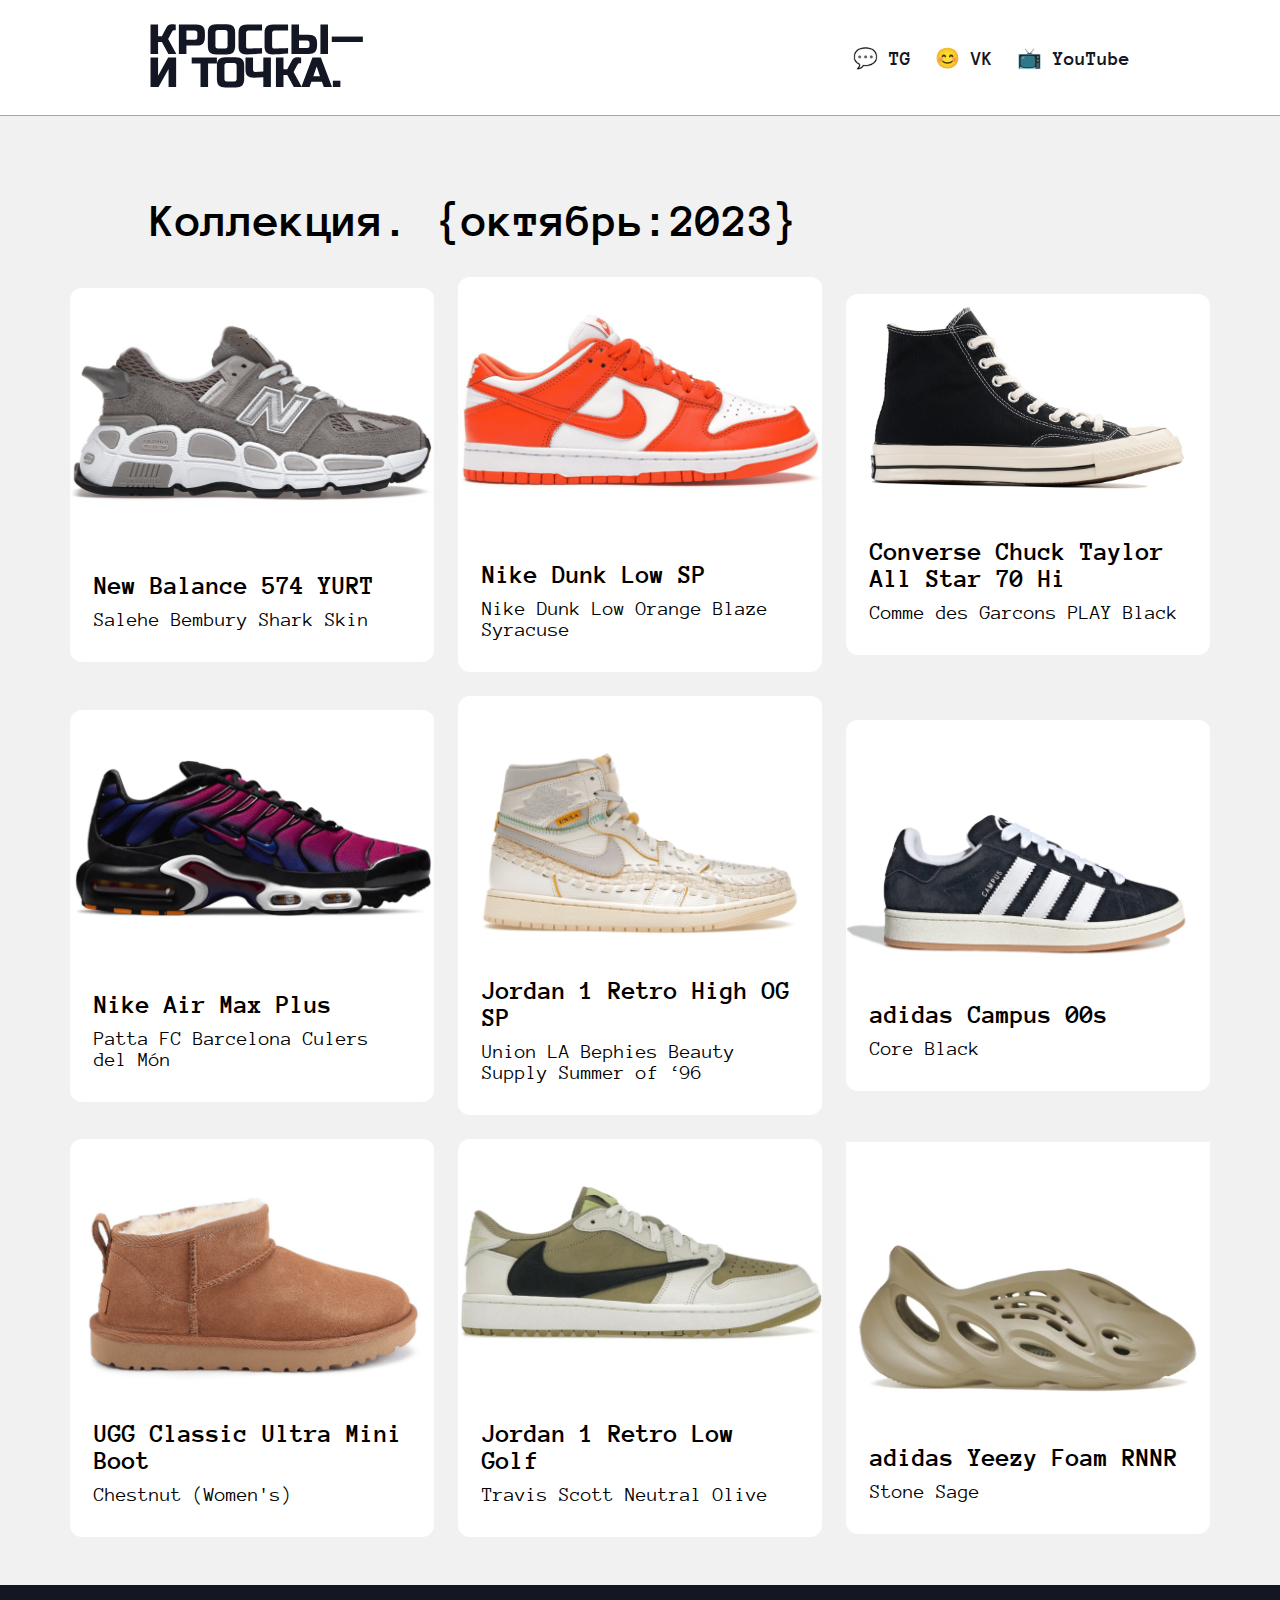
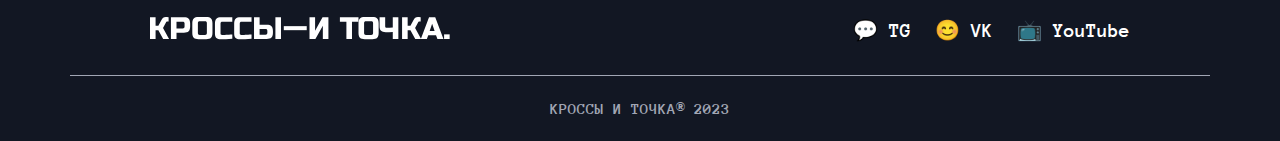
<file: yp-sneakers/index.html>
<!DOCTYPE html>
<html lang="en">

<head>
    <meta charset="UTF-8">
    <meta name="viewport" content="width=device-width, initial-scale=1.0">
    <title>Кроссы и точка</title>
    <link href="./style.css" rel="stylesheet" />
</head>

<body>
    <main>
        <header>
            <div class="header-container">
                <a href="/" class="logo-link">
                    <img alt="Кроссы и точка" src="./images/logo.svg" />
                </a>
                <nav>
                    <ul class="nav-list">
                        <li class="nav-item">
                            <a href="/" class="nav-link">💬 TG</a>
                        </li>
                        <li class="nav-item">
                            <a href="/" class="nav-link">😊 VK</a>
                        </li>
                        <li class="nav-item">
                            <a href="/" class="nav-link">📺 YouTube</a>
                        </li>
                    </ul>
                </nav>
            </div>
        </header>

        <div class="content">
            <h1 class="content__title">Коллекция. {октябрь:2023}</h1>
            <div class="sneakers">
                <div class="sneaker">
                    <a class="card-link" href="New Balance 574 YURT.html">
                        <img alt="New Balance 574 YURT" src="./images/6.png" class="sneaker-image" />
                        <div class="sneaker-info">
                            <h3>New Balance 574 YURT</h3>
                            <p>Salehe Bembury Shark Skin</p>
                        </div>
                    </a>
                </div>
                <div class="sneaker">
                    <a class="card-link" href="Nike Dunk Low SP.html">
                        <img alt="Nike Dunk Low SP" src="./images/7.png" class="sneaker-image" />
                        <div class="sneaker-info">
                            <h3>Nike Dunk Low SP</h3>
                            <p>Nike Dunk Low Orange Blaze Syracuse</p>
                        </div>
                    </a>
                </div>
                <div class="sneaker">
                    <a class="card-link" href="Converse Chuck Taylor All Star 70 Hi.html">
                        <img alt="Converse Chuck Taylor All Star 70 Hi" src="images/sneaker-big__img.png" class="sneaker-image" />
                        <div class="sneaker-info">
                            <h3>Converse Chuck Taylor All Star 70 Hi</h3>
                            <p>Comme des Garcons PLAY Black</p>
                        </div>
                    </a>
                </div>
                <div class="sneaker">
                    <img alt="Nike Air Max Plus" src="./images/1.png" class="sneaker-image" />
                    <div class="sneaker-info">
                        <h3>Nike Air Max Plus</h3>
                        <p>Patta FC Barcelona Culers del Món</p>
                    </div>

                </div>

                <div class="sneaker">
                    <img alt="Jordan 1 Retro High OG SP" src="./images/2.png" class="sneaker-image" />
                    <div class="sneaker-info">
                        <h3>Jordan 1 Retro High OG SP</h3>
                        <p>Union LA Bephies Beauty Supply Summer of ‘96</p>
                    </div>
                </div>
                <div class="sneaker">
                    <img alt="adidas Campus 00s" src="./images/3.png" class="sneaker-image" />
                    <div class="sneaker-info">
                        <h3>adidas Campus 00s</h3>
                        <p>Core Black</p>
                    </div>
                </div>

                <div class="sneaker">
                    <img alt="UGG Classic Ultra Mini Boot" src="./images/5.png" class="sneaker-image" />
                    <div class="sneaker-info">
                        <h3>UGG Classic Ultra Mini Boot</h3>
                        <p>Chestnut (Women's)</p>
                    </div>
                </div>


                <div class="sneaker">
                    <img alt="Jordan 1 Retro Low Golf" src="./images/8.png" class="sneaker-image" />
                    <div class="sneaker-info">
                        <h3>Jordan 1 Retro Low Golf</h3>
                        <p>Travis Scott Neutral Olive</p>
                    </div>
                </div>
                <div class="sneaker">
                    <img alt="adidas Yeezy Foam RNNR" src="images/adidasYeezyFoamRNNR.png" class="sneaker-image" />
                    <div class="sneaker-info">
                        <h3>adidas Yeezy Foam RNNR</h3>
                        <p>Stone Sage</p>
                    </div>
                </div>

            </div>
        </div>

        <footer>
            <div class="footer-content">
                <a class="footer__logo-link" href="/">
                    <img alt="Кроссы и точка" src="./images/logo_footer.svg" class="footer__logo-image" />
                </a>
                <nav>
                    <ul class="nav-list">
                        <li class="nav-item">
                            <a href="/" class="nav-link">💬 TG</a>
                        </li>
                        <li class="nav-item">
                            <a href="/" class="nav-link">😊 VK</a>
                        </li>
                        <li class="nav-item">
                            <a href="/" class="nav-link">📺 YouTube</a>
                        </li>
                    </ul>
                </nav>

            </div>
            <div class="copyright">
                <p class="copyright-text">КРОССЫ И ТОЧКА® 2023</p>
            </div>
        </footer>
    </main>
</body>

</html>
</file>
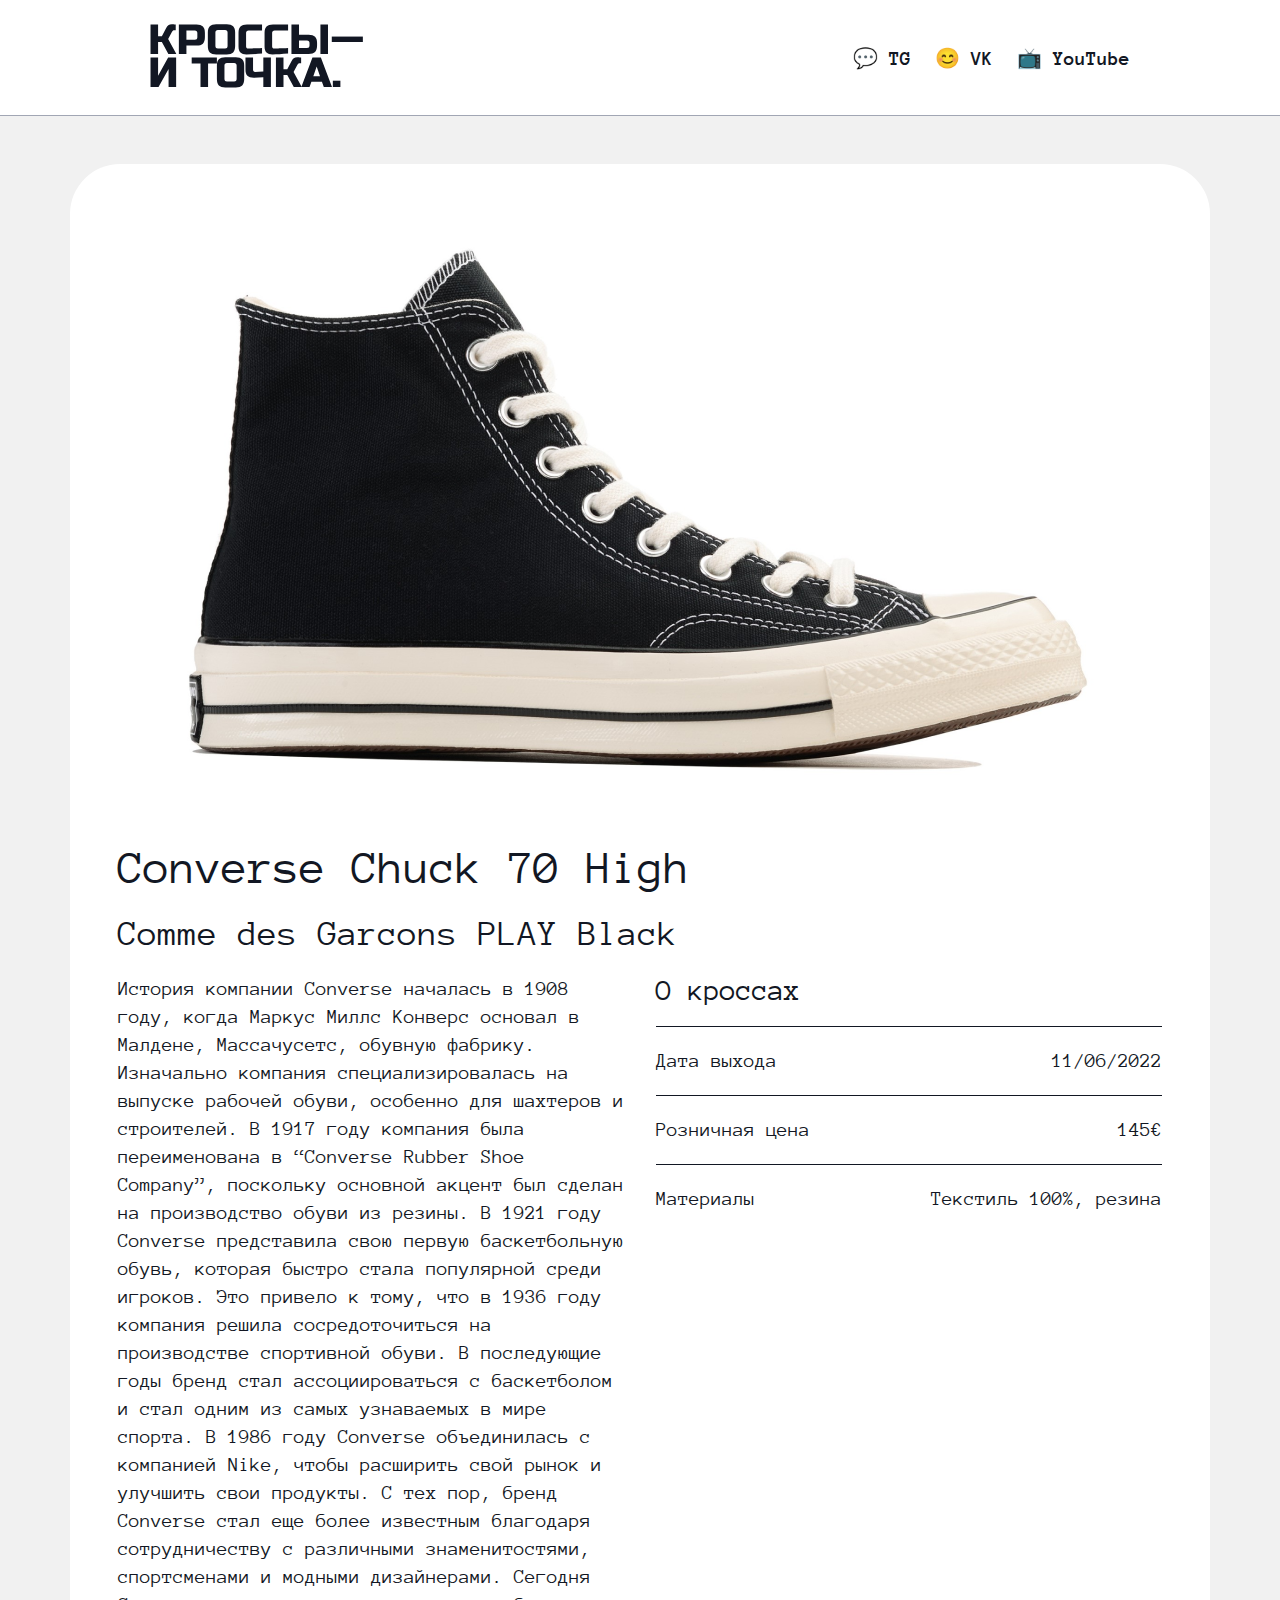
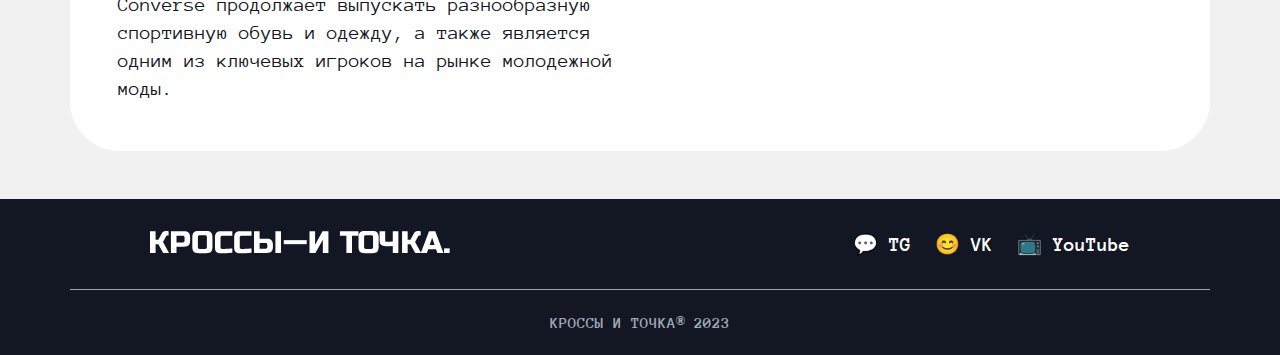
<file: yp-sneakers/Converse Chuck Taylor All Star 70 Hi.html>
<!DOCTYPE html>
<html lang="en">

<head>
    <meta charset="UTF-8">
    <meta name="viewport" content="width=device-width, initial-scale=1.0">
    <title>Кроссы и точка</title>
    <link href="./style.css" rel="stylesheet" />
</head>

<body>
    <main>
        <header>
            <div class="header-container">
                <a href="/" class="logo-link">
                    <img alt="Кроссы и точка" src="./images/logo.svg" />
                </a>
                <nav>
                    <ul class="nav-list">
                        <li class="nav-item">
                            <a href="/" class="nav-link">💬 TG</a>
                        </li>
                        <li class="nav-item">
                            <a href="/" class="nav-link">😊 VK</a>
                        </li>
                        <li class="nav-item">
                            <a href="/" class="nav-link">📺 YouTube</a>
                        </li>
                    </ul>
                </nav>
            </div>
        </header>



        <div class="sneaker-big">
            <img class="sneaker-big-img" src="images/sneaker-big__img.png" />
            <div class="div">
                <div class="sneaker-big-title">Converse Chuck 70 High</div>
                <p class="sneaker-big-subtitle">Comme des Garcons PLAY Black</p>
                <div class="div-2">
                    <p class="sneaker-big-text">
                        История компании Converse началась в 1908 году, когда Маркус Миллс Конверс основал в Малдене, Массачусетс, обувную фабрику. Изначально компания специализировалась на выпуске рабочей обуви, особенно для шахтеров и строителей. В 1917 году компания была переименована в “Converse Rubber Shoe Company”, поскольку основной акцент был сделан на производство обуви из резины.

В 1921 году Converse представила свою первую баскетбольную обувь, которая быстро стала популярной среди игроков. Это привело к тому, что в 1936 году компания решила сосредоточиться на производстве спортивной обуви. В последующие годы бренд стал ассоциироваться с баскетболом и стал одним из самых узнаваемых в мире спорта.

В 1986 году Converse объединилась с компанией Nike, чтобы расширить свой рынок и улучшить свои продукты. С тех пор, бренд Converse стал еще более известным благодаря сотрудничеству с различными знаменитостями, спортсменами и модными дизайнерами. Сегодня Converse продолжает выпускать разнообразную спортивную обувь и одежду, а также является одним из ключевых игроков на рынке молодежной моды.</p>
                    <div class="div-3">
                        <div class="div-4">
                            <div class="text-wrapper">О кроссах</div>
                            <div class="div-5"></div>
                        </div>
                        <div class="div">
                            <div class="div-6">
                                <div class="text-wrapper-2">Дата выхода</div>
                                <div class="text-wrapper-3">11/06/2022</div>
                            </div>
                            <div class="div-5"></div>
                        </div>
                        <div class="div">
                            <div class="div-6">
                                <div class="text-wrapper-2">Розничная цена</div>
                                <div class="text-wrapper-3">145€</div>
                            </div>
                            <div class="div-5"></div>
                        </div>
                        <div class="div-6">
                            <div class="text-wrapper-2">Материалы</div>
                            <div class="text-wrapper-3">Текстиль 100%, резина</div>
                        </div>
                    </div>
                </div>
            </div>
        </div>
        <footer>
            <div class="footer-content">
                <a class="footer__logo-link" href="/">
                    <img alt="Кроссы и точка" src="./images/logo_footer.svg" class="footer__logo-image" />
                </a>
                <nav>
                    <ul class="nav-list">
                        <li class="nav-item">
                            <a href="/" class="nav-link">💬 TG</a>
                        </li>
                        <li class="nav-item">
                            <a href="/" class="nav-link">😊 VK</a>
                        </li>
                        <li class="nav-item">
                            <a href="/" class="nav-link">📺 YouTube</a>
                        </li>
                    </ul>
                </nav>
            </div>

            <div class="copyright">
                <p class="copyright-text">КРОССЫ И ТОЧКА® 2023</p>
            </div>
        </footer>
    </main> 
</body>

</html>
</file>
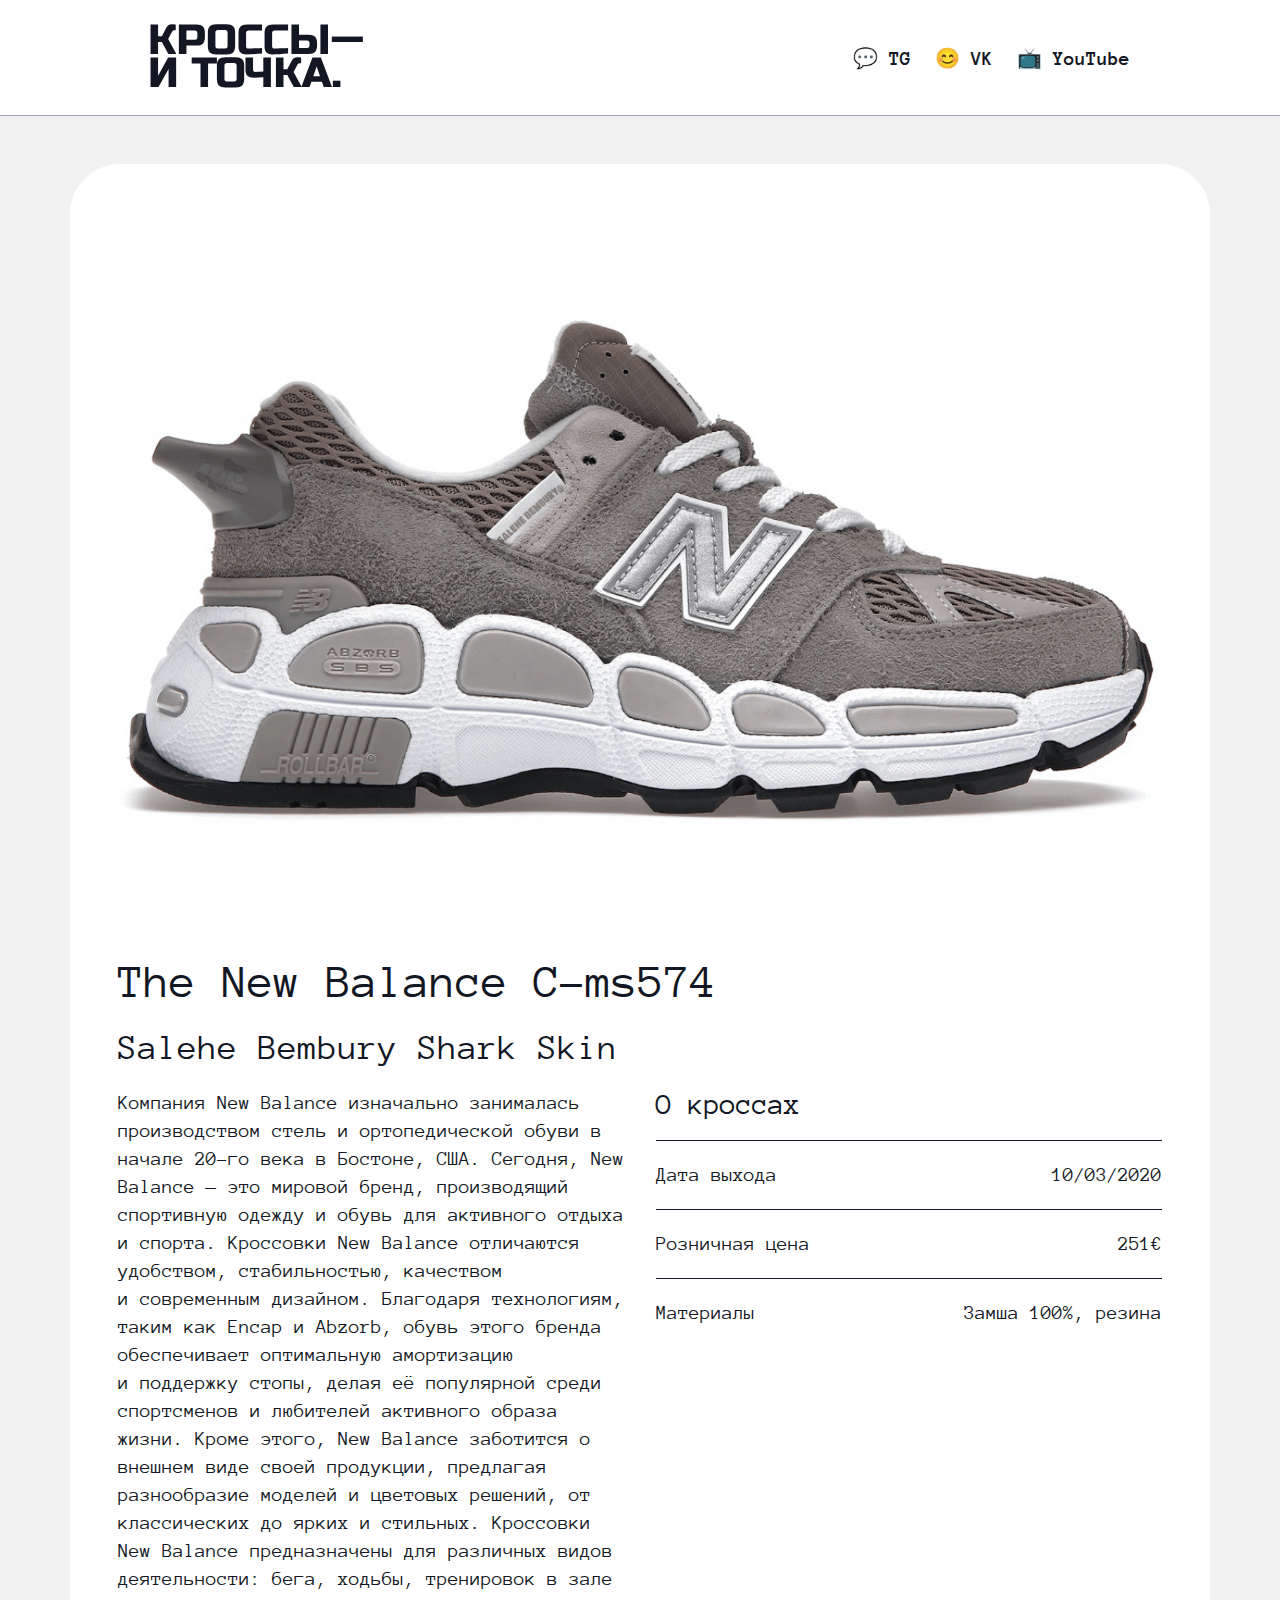
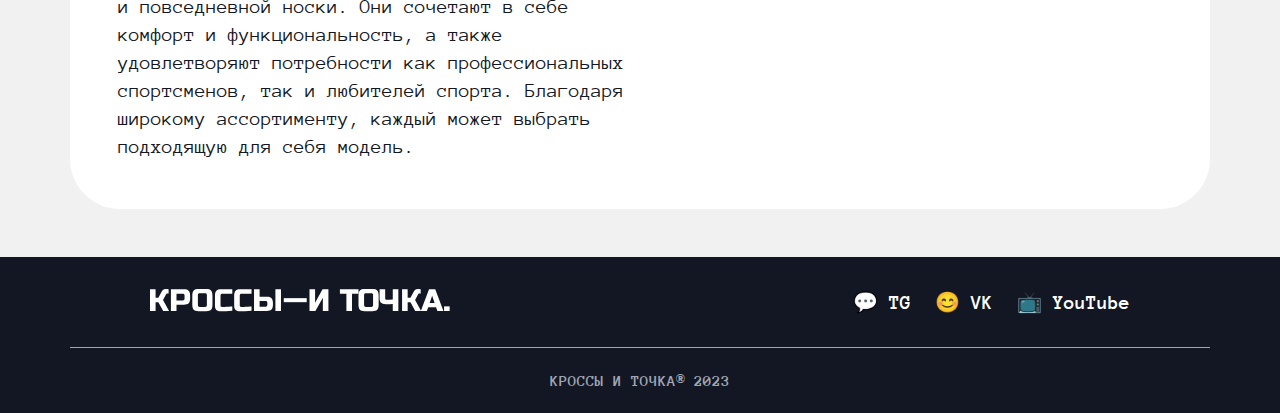
<file: yp-sneakers/New Balance 574 YURT.html>
<!DOCTYPE html>
<html lang="en">

<head>
    <meta charset="UTF-8">
    <meta name="viewport" content="width=device-width, initial-scale=1.0">
    <title>Кроссы и точка</title>
    <link href="./style.css" rel="stylesheet" />
</head>

<body>
    <main>
        <header>
            <div class="header-container">
                <a href="/" class="logo-link">
                    <img alt="Кроссы и точка" src="./images/logo.svg" />
                </a>
                <nav>
                    <ul class="nav-list">
                        <li class="nav-item">
                            <a href="/" class="nav-link">💬 TG</a>
                        </li>
                        <li class="nav-item">
                            <a href="/" class="nav-link">😊 VK</a>
                        </li>
                        <li class="nav-item">
                            <a href="/" class="nav-link">📺 YouTube</a>
                        </li>
                    </ul>
                </nav>
            </div>
        </header>



        <div class="sneaker-big">
            <img class="sneaker-big-img" src="images/6.png" />
            <div class="div">
                <div class="sneaker-big-title">The New Balance C-ms574</div>
                <p class="sneaker-big-subtitle">Salehe Bembury Shark Skin</p>
                <div class="div-2">
                    <p class="sneaker-big-text">
                        Компания New Balance изначально занималась производством стель и ортопедической обуви в начале
20-го века в Бостоне, США. Сегодня, New Balance — это мировой бренд, производящий спортивную одежду и обувь для активного отдыха и спорта. Кроссовки New Balance отличаются удобством, стабильностью, качеством и современным дизайном.

Благодаря технологиям, таким как Encap и Abzorb, обувь этого бренда обеспечивает оптимальную амортизацию и поддержку стопы, делая её популярной среди спортсменов и любителей активного образа жизни. Кроме этого, New Balance заботится о внешнем виде своей продукции, предлагая разнообразие моделей и цветовых решений, от классических до ярких и стильных.

Кроссовки New Balance предназначены для различных видов деятельности: бега, ходьбы, тренировок в зале и повседневной носки. Они сочетают в себе комфорт и функциональность, а также удовлетворяют потребности как профессиональных спортсменов, так и любителей спорта. Благодаря широкому ассортименту, каждый может выбрать подходящую для себя модель.
                    </p>
                    <div class="div-3">
                        <div class="div-4">
                            <div class="text-wrapper">О кроссах</div>
                            <div class="div-5"></div>
                        </div>
                        <div class="div">
                            <div class="div-6">
                                <div class="text-wrapper-2">Дата выхода</div>
                                <div class="text-wrapper-3">10/03/2020</div>
                            </div>
                            <div class="div-5"></div>
                        </div>
                        <div class="div">
                            <div class="div-6">
                                <div class="text-wrapper-2">Розничная цена</div>
                                <div class="text-wrapper-3">251€</div>
                            </div>
                            <div class="div-5"></div>
                        </div>
                        <div class="div-6">
                            <div class="text-wrapper-2">Материалы</div>
                            <div class="text-wrapper-3">Замша 100%, резина</div>
                        </div>
                    </div>
                </div>
            </div>
        </div>
        <footer>
            <div class="footer-content">
                <a class="footer__logo-link" href="/">
                    <img alt="Кроссы и точка" src="./images/logo_footer.svg" class="footer__logo-image" />
                </a>
                <nav>
                    <ul class="nav-list">
                        <li class="nav-item">
                            <a href="/" class="nav-link">💬 TG</a>
                        </li>
                        <li class="nav-item">
                            <a href="/" class="nav-link">😊 VK</a>
                        </li>
                        <li class="nav-item">
                            <a href="/" class="nav-link">📺 YouTube</a>
                        </li>
                    </ul>
                </nav>
            </div>

            <div class="copyright">
                <p class="copyright-text">КРОССЫ И ТОЧКА® 2023</p>
            </div>
        </footer>
    </main> 
</body>

</html>
</file>
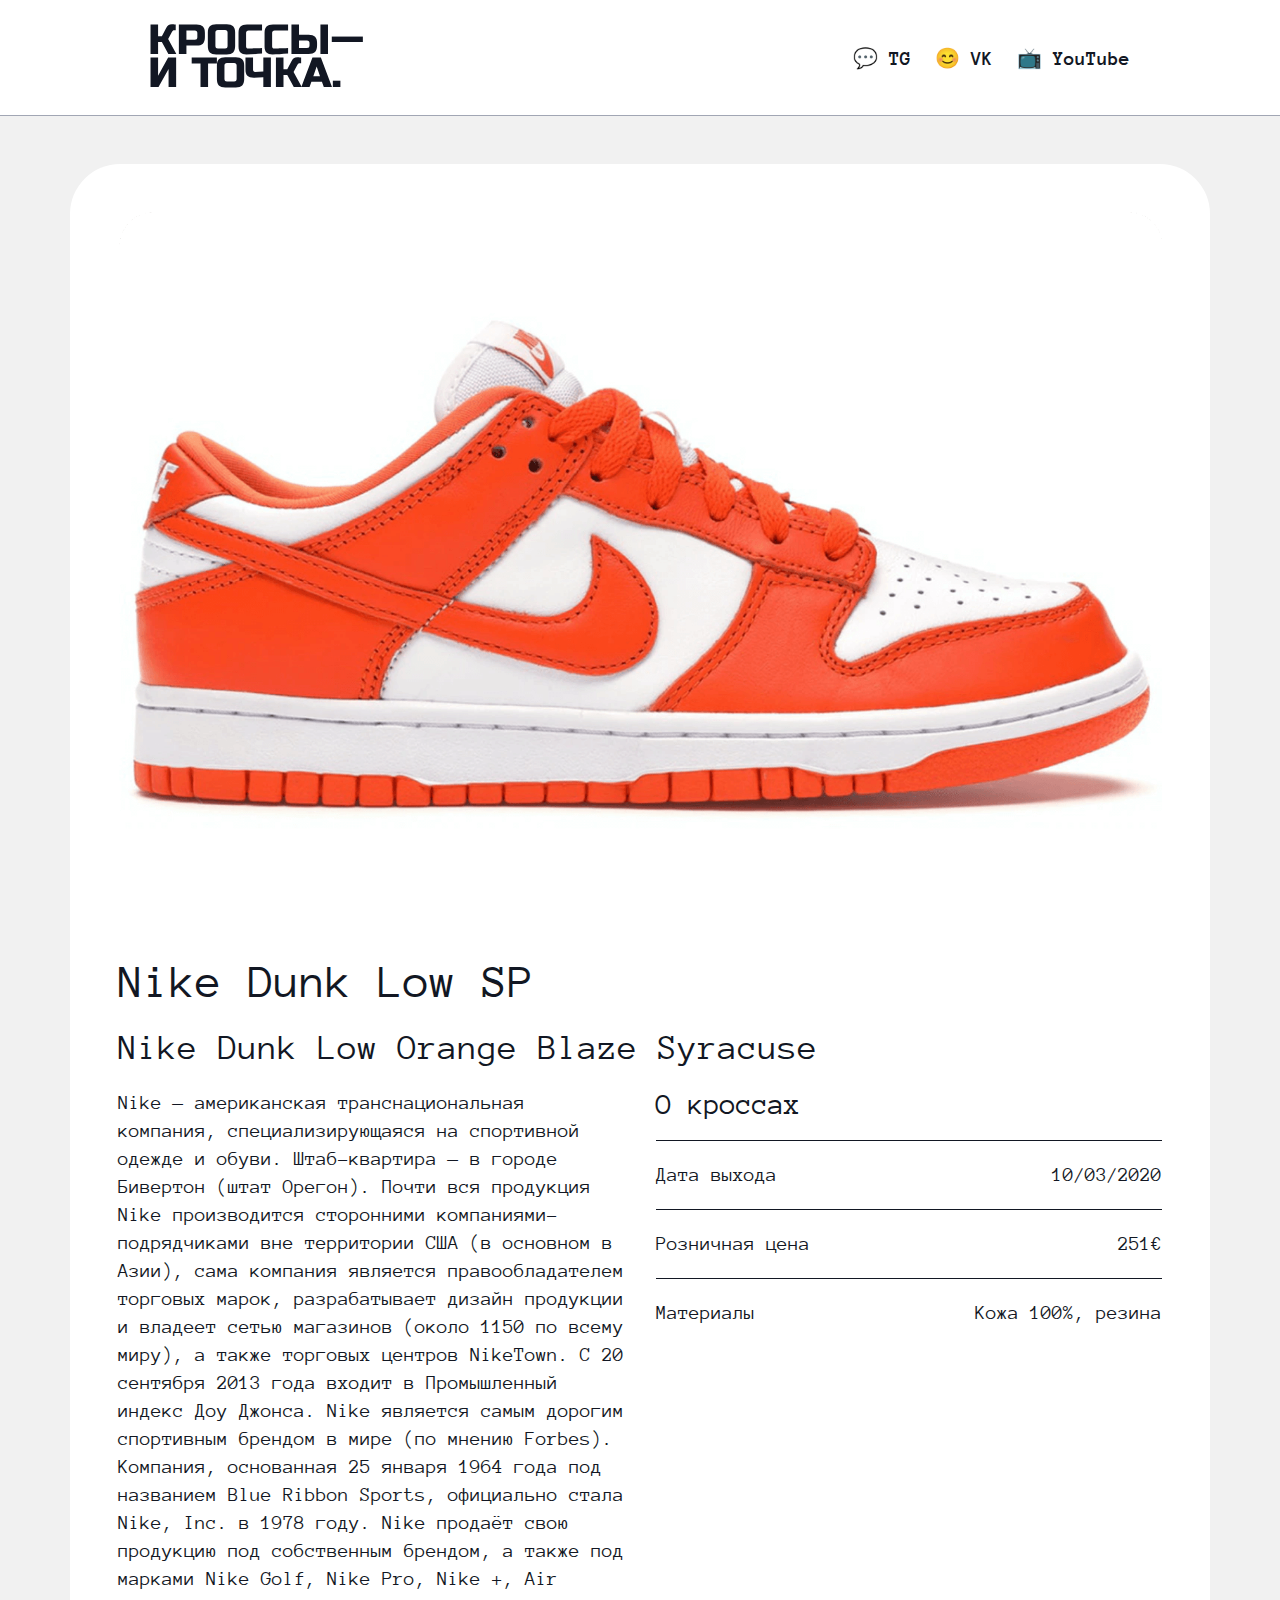
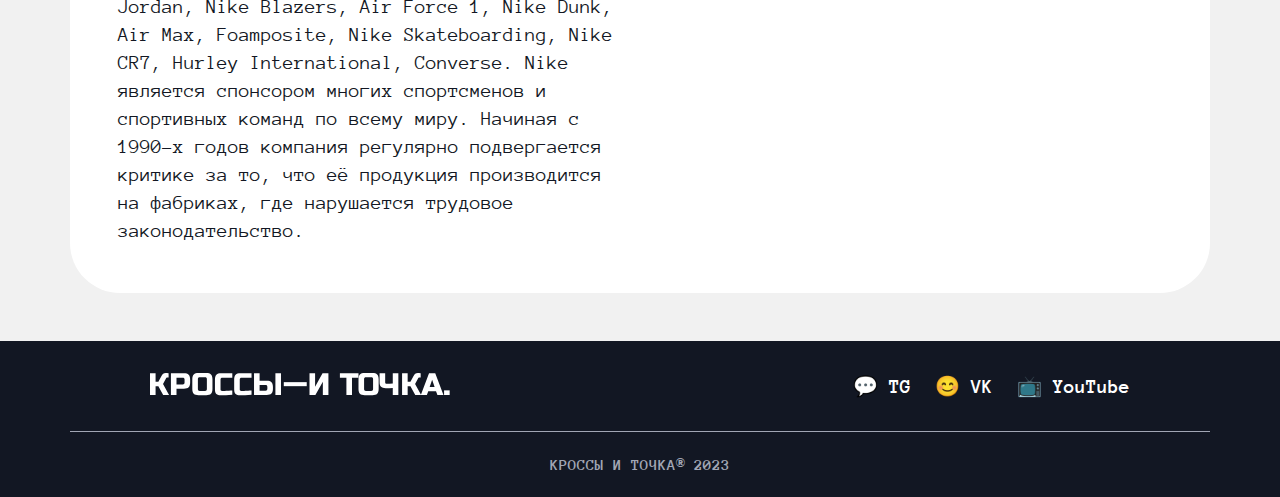
<file: yp-sneakers/Nike Dunk Low SP.html>
<!DOCTYPE html>
<html lang="en">

<head>
    <meta charset="UTF-8">
    <meta name="viewport" content="width=device-width, initial-scale=1.0">
    <title>Кроссы и точка</title>
    <link href="./style.css" rel="stylesheet" />
</head>

<body>
    <main>
        <header>
            <div class="header-container">
                <a href="/" class="logo-link">
                    <img alt="Кроссы и точка" src="./images/logo.svg" />
                </a>
                <nav>
                    <ul class="nav-list">
                        <li class="nav-item">
                            <a href="/" class="nav-link">💬 TG</a>
                        </li>
                        <li class="nav-item">
                            <a href="/" class="nav-link">😊 VK</a>
                        </li>
                        <li class="nav-item">
                            <a href="/" class="nav-link">📺 YouTube</a>
                        </li>
                    </ul>
                </nav>
            </div>
        </header>



        <div class="sneaker-big">
            <img class="sneaker-big-img" src="images/7.png" />
            <div class="div">
                <div class="sneaker-big-title">Nike Dunk Low SP</div>
                <p class="sneaker-big-subtitle">Nike Dunk Low Orange Blaze Syracuse</p>
                <div class="div-2">
                    <p class="sneaker-big-text">
                        Nike — американская транснациональная компания, специализирующаяся на спортивной одежде и обуви. Штаб-квартира — в городе Бивертон (штат Орегон).

Почти вся продукция Nike производится сторонними компаниями-подрядчиками вне территории США (в основном в Азии), сама компания является правообладателем торговых марок, разрабатывает дизайн продукции и владеет сетью магазинов (около 1150 по всему миру), а также торговых центров NikeTown. С 20 сентября 2013 года входит в Промышленный индекс Доу Джонса. Nike является самым дорогим спортивным брендом в мире (по мнению Forbes).

Компания, основанная 25 января 1964 года под названием Blue Ribbon Sports, официально стала Nike, Inc. в 1978 году. Nike продаёт свою продукцию под собственным брендом, а также под марками Nike Golf, Nike Pro, Nike +, Air Jordan, Nike Blazers, Air Force 1, Nike Dunk, Air Max, Foamposite, Nike Skateboarding, Nike CR7, Hurley International, Converse. Nike является спонсором многих спортсменов и спортивных команд по всему миру. Начиная с 1990-х годов компания регулярно подвергается критике за то, что её продукция производится на фабриках, где нарушается трудовое законодательство.
                    </p>
                    <div class="div-3">
                        <div class="div-4">
                            <div class="text-wrapper">О кроссах</div>
                            <div class="div-5"></div>
                        </div>
                        <div class="div">
                            <div class="div-6">
                                <div class="text-wrapper-2">Дата выхода</div>
                                <div class="text-wrapper-3">10/03/2020</div>
                            </div>
                            <div class="div-5"></div>
                        </div>
                        <div class="div">
                            <div class="div-6">
                                <div class="text-wrapper-2">Розничная цена</div>
                                <div class="text-wrapper-3">251€</div>
                            </div>
                            <div class="div-5"></div>
                        </div>
                        <div class="div-6">
                            <div class="text-wrapper-2">Материалы</div>
                            <div class="text-wrapper-3">Кожа 100%, резина</div>
                        </div>
                    </div>
                </div>
            </div>
        </div>
        <footer>
            <div class="footer-content">
                <a class="footer__logo-link" href="/">
                    <img alt="Кроссы и точка" src="./images/logo_footer.svg" class="footer__logo-image" />
                </a>
                <nav>
                    <ul class="nav-list">
                        <li class="nav-item">
                            <a href="/" class="nav-link">💬 TG</a>
                        </li>
                        <li class="nav-item">
                            <a href="/" class="nav-link">😊 VK</a>
                        </li>
                        <li class="nav-item">
                            <a href="/" class="nav-link">📺 YouTube</a>
                        </li>
                    </ul>
                </nav>
            </div>

            <div class="copyright">
                <p class="copyright-text">КРОССЫ И ТОЧКА® 2023</p>
            </div>
        </footer>
    </main> 
</body>

</html>
</file>
<file: yp-sneakers/style.css>
/* подключение локальный шрифтов на страницу */
@font-face {
    font-family: "Anonymous Pro";
    src: url(fonts/AnonymousPro-Regular.ttf);
    font-weight: 400;
    font-style: normal;
    display: swap;
}

@font-face {
    font-family: "Anonymous Pro";
    src: url(fonts/AnonymousPro-Bold.ttf);
    font-weight: 700;
    font-style: normal;
    display: swap;
}

* {
    box-sizing: border-box;
}

/* сброс стилей по умолчанию */
body,
h1,
h2,
h3,
p,
ul,
li {
    margin: 0;
}

ul {
    list-style: none;
    padding: 0;
}

a {
    text-decoration: none;
}

.html {
    overflow-x: hidden;
}

body {
    font-family: "Anonymous Pro", sans-serif;
    height: 100%;
    width: 100%;
    overflow-x: hidden;
    position: relative;
}

/* стили для главного контейнера */
main {
    width: 100%;
    display: flex;
    background: #F1F1F1;
    flex-direction: column;
    align-items: center;
    justify-content: center;
    gap: 48px;
    position: relative;
    margin: 0;

}

/* стили для хедера(шапки) сайта */
header {
    display: flex;
    flex-direction: row;
    align-items: center;
    justify-content: center;
    width: 100%;
    border-bottom: 1px solid #A1A6B4;
    background: white;
}

.header-container {
    display: flex;
    justify-content: space-between;
    width: 100%;
    padding: 0px 150px;
    margin: 24px 0 24px;
}

.logo-link {
    max-width: 215px;
}

/* стили для ссылок в хедере и футере */
nav {
    display: flex;
}

.nav-list {
    display: flex;
    align-items: center;
    width: 100%;
    gap: 24px;
}

.nav-item {
    display: inline;
}

.nav-link {
    color: #121723;
    font-size: 20px;
    font-weight: 700;
}

/* стили для  */
.content {
    margin-top: 32px;
    width: 100%;
}

.content__title {
    padding: 0px 150px;
    font-size: 48px;
    margin-bottom: 32px;
    text-align: start;
}

/* стили для контейнера кроссовок */
.sneakers {
    display: flex;
    flex-wrap: wrap;
    gap: 24px;
    align-items: center;
    justify-content: center;

}

/* стили для карточки кроссовок */
.sneaker {
    display: flex;
    flex-direction: column;
    align-items: center;
    max-width: 364px;
    height: 100%;
    border-radius: 12px;
    background: white;
    transition: 0.3s;
}

.sneaker:hover {
    box-shadow: 0px 4px 4px 0px #00000040;
    transition: box-shadow ease-in-out 300ms;
    transform: translateY(-10px);
    transition: transform 0.3s ease;

}


.sneaker-image {
    width: 100%;
}

.sneaker-info {
    display: flex;
    flex-direction: column;
    align-items: flex-start;
    gap: 10px;
    width: 100%;
    padding: 32px 24px;
}

h3 {
    font-size: 26px;
}

p {
    font-size: 20px;
}

footer {
    width: 100%;
    height: 100%;
    display: flex;
    flex-direction: column;
    align-items: center;
    background: #121723;
}

/* стили для футера */
.footer-content {
    display: flex;
    justify-content: space-between;
    width: 100%;
    margin-top: 32px;
    margin-bottom: 32px;
    padding: 0px 150px;
}

.footer__logo-link {
    max-width: 300px;
    width: 100%;
}

footer .nav-link {
    color: white;
}

.copyright {
    display: flex;
    align-items: center;
    justify-content: space-around;
    width: 100%;
    max-width: 1140px;
    border-top: 1px solid #A1A6B4;
}

.copyright-text {
    color: #A1A6B4;
    font-size: 16px;
    font-weight: 700;
    margin: 24px 0;
}

.sneaker-big {
    display: flex;
    flex-direction: column;
    width: 100%;
    max-width: 1140px;
    align-items: flex-start;
    gap: 32px;
    padding: 48px;
    position: relative;
    background-color: rgba(255, 255, 255, 1);
    border-radius: 50px;

}

.sneaker-big .sneaker-big-img {

    align-self: stretch;
    width: 100%;

}

.sneaker-big .div {
    display: flex;
    flex-direction: column;
    align-items: flex-start;
    gap: 24px;
    position: relative;
    align-self: stretch;
    width: 100%;
    flex: 0 0 auto;
}

.sneaker-big .sneaker-big-title {
    position: relative;
    font-family: "Anonymous Pro";
    font-weight: 400;
    color: rgba(18, 23, 35, 1);
    font-size: 48px;
    letter-spacing: 0;
    line-height: 48px;
}

.sneaker-big .sneaker-big-subtitle {
    position: relative;

    font-family: "Anonymous Pro";
    font-weight: 400;
    color: rgba(18, 23, 35, 1);
    font-size: 36px;
    letter-spacing: 0;
    line-height: 36px;
}

.sneaker-big .div-2 {
    display: flex;
    align-items: flex-start;
    gap: 32px;
    position: relative;
    align-self: stretch;
    width: 100%;
    flex: 0 0 auto;
}

.sneaker-big .sneaker-big-text {
    position: relative;
    flex: 1;
    margin-top: -1px;
    font-family: "Anonymous Pro";
    font-weight: 400;
    color: rgba(18, 23, 35, 1);
    font-size: 20px;
    letter-spacing: 0;
    line-height: 28px;
    font-family: "Anonymous Pro";
    font-weight: 400;

}

.sneaker-big .div-3 {
    display: flex;
    flex-direction: column;
    align-items: flex-start;
    gap: 24px;
    position: relative;
    flex: 1;
    flex-grow: 1;
}

.sneaker-big .div-4 {
    display: flex;
    flex-direction: column;
    align-items: flex-start;
    gap: 20px;
    position: relative;
    align-self: stretch;
    width: 100%;
    flex: 0 0 auto;
}

.sneaker-big .text-wrapper {
    position: relative;
    width: fit-content;
    margin-top: -1px;
    font-family: "Anonymous Pro";
    font-weight: 400;
    color: rgba(18, 23, 35, 1);
    font-size: 30px;
    letter-spacing: 0;
    line-height: normal;
    white-space: nowrap;
}

.sneaker-big .div-5 {
    position: relative;
    align-self: stretch;
    width: 100%;
    height: 1px;
    background-color: rgba(18, 23, 35, 1);
}

.sneaker-big .div-6 {
    display: flex;
    align-items: flex-start;
    justify-content: space-between;
    position: relative;
    align-self: stretch;
    width: 100%;
    flex: 0 0 auto;
}

.sneaker-big .text-wrapper-2 {
    position: relative;
    width: fit-content;
    margin-top: -1px;
    font-family: "Anonymous Pro";
    font-weight: 400;
    color: rgba(18, 23, 35, 1);
    font-size: 20px;
    letter-spacing: 0;
    line-height: normal;
    white-space: nowrap;
}

.sneaker-big .text-wrapper-3 {
    position: relative;
    width: fit-content;
    margin-top: -1px;
    font-family: "Anonymous Pro";
    font-weight: 400;
    color: rgba(18, 23, 35, 1);
    font-size: 20px;
    text-align: right;
    letter-spacing: 0;
    line-height: normal;
    white-space: nowrap;
}

.card-link {
    text-decoration: none;
    color: black;
}

@media screen and (max-width: 375px) {
    .header-container {
        padding: 0px 16px;
    }

    .body {
        width: 375px;
    }

    .sneakers {
        padding: 0px 16px;
        width: 100%;

    }

    .sneaker {
        width: 100%;
    }

    .content__title {
        font-family: Anonymous Pro;
        font-size: 32px;
        font-weight: 700;
        line-height: 32px;
        padding: 0px 24px;

    }

    .content {
        width: 100%;

    }

    .sneaker-big {

        width: 343px;
        border-radius: 12px;
        padding: 24px;
    }

    .sneaker-big .div-3 {
        position: relative;
        width: fit-content;
        margin-top: -1px;
        font-family: "Anonymous Pro";
        font-weight: 400;
        color: rgba(18, 23, 35, 1);
        font-size: 16px;
        text-align: right;
        letter-spacing: 0;
        line-height: normal;
        white-space: nowrap;

    }

    .sneaker-big .sneaker-big-text {
        font-family: "Anonymous Pro";
        font-weight: 400;
        font-size: 16px;
        line-height: 24px;
    }

    .sneaker-big .div-2 {
        flex-direction: column;
        gap: 32px;

    }

    .sneaker-big .sneaker-big-title {
        font-weight: 400;
        font-size: 32px;
        line-height: 32px;
        
    }

    .sneaker-big .sneaker-big-subtitle {
        
        font-family: "Anonymous Pro";
        font-size: 20px;
        font-weight: 400;
        line-height: 20px;
        letter-spacing: 0em;
        text-align: left;

    }

    .sneaker-big .text-wrapper {
        font-family: "Anonymous Pro";
        font-size: 24px;
        font-weight: 400;
        line-height: 24px;
        letter-spacing: 0em;
        text-align: left;

    }

    .sneaker-big .div-3 {
        width: 295px;

    }

    .sneaker-big .text-wrapper-2 {
        font-family: "Anonymous Pro";
        font-size: 16px;
        font-weight: 400;
        line-height: 16px;
        letter-spacing: 0em;
        text-align: left;

    }

    .sneaker-big .text-wrapper-3 {
        font-family: "Anonymous Pro";
        font-size: 16px;
        font-weight: 400;
        line-height: 16px;
        letter-spacing: 0em;

    }

    .header-container {
        flex-direction: column;
        align-items: center;
        gap: 24px;
    }

    .footer-content {
        flex-direction: column;
        align-items: center;
        gap: 24px;
        padding: 0px 16px;
    }
}

@media screen and (max-width: 580px) {

    .header-container {
        padding: 0px 16px;
    }

    .body {
        width: 375px;
    }

    .sneakers {

        width: 100%;
        padding: 0px 16px;
    }

    .sneaker {
        width: 100%;
    }

    .content__title {
        font-family: Anonymous Pro;
        font-size: 32px;
        font-weight: 700;
        line-height: 32px;
        padding: 0px 16px;

    }

    .content {
        width: 100%;

    }

    .sneaker-big {

        width: 343px;
        border-radius: 12px;
        padding: 24px;
    }

    .sneaker-big .div-3 {
        position: relative;
        width: fit-content;
        margin-top: -1px;
        font-family: "Anonymous Pro";
        font-weight: 400;
        color: rgba(18, 23, 35, 1);
        font-size: 16px;
        text-align: right;
        letter-spacing: 0;
        line-height: normal;
        white-space: nowrap;

    }

    .sneaker-big .sneaker-big-text {
        font-weight: 400;
        font-size: 16px;
        line-height: 24px;
    }

    .sneaker-big .div-2 {
        flex-direction: column;
        gap: 32px;

    }

    .sneaker-big .sneaker-big-title {
        font-weight: 400;
        font-size: 32px;
        line-height: 32px;
    }

    .sneaker-big-subtitle {
        font-weight: 20px;
        font-size: 20px;
    }

    .sneaker-big .text-wrapper {
        font-family: "Anonymous Pro";
        font-size: 24px;
        font-weight: 400;
        line-height: 24px;
        letter-spacing: 0em;
        text-align: left;

    }

    .sneaker-big .div-3 {
        width: 295px;

    }

    .sneaker-big .text-wrapper-2 {
        font-family: "Anonymous Pro";
        font-size: 16px;
        font-weight: 400;
        line-height: 16px;
        letter-spacing: 0em;
        text-align: left;

    }

    .sneaker-big .text-wrapper-3 {
        font-family: "Anonymous Pro";
        font-size: 16px;
        font-weight: 400;
        line-height: 16px;
        letter-spacing: 0em;

    }

    .header-container {
        flex-direction: column;
        align-items: center;
        gap: 24px;
    }

    .footer-content {
        flex-direction: column;
        align-items: center;
        gap: 24px;
        padding: 0px 16px;
    }
}
</file>
